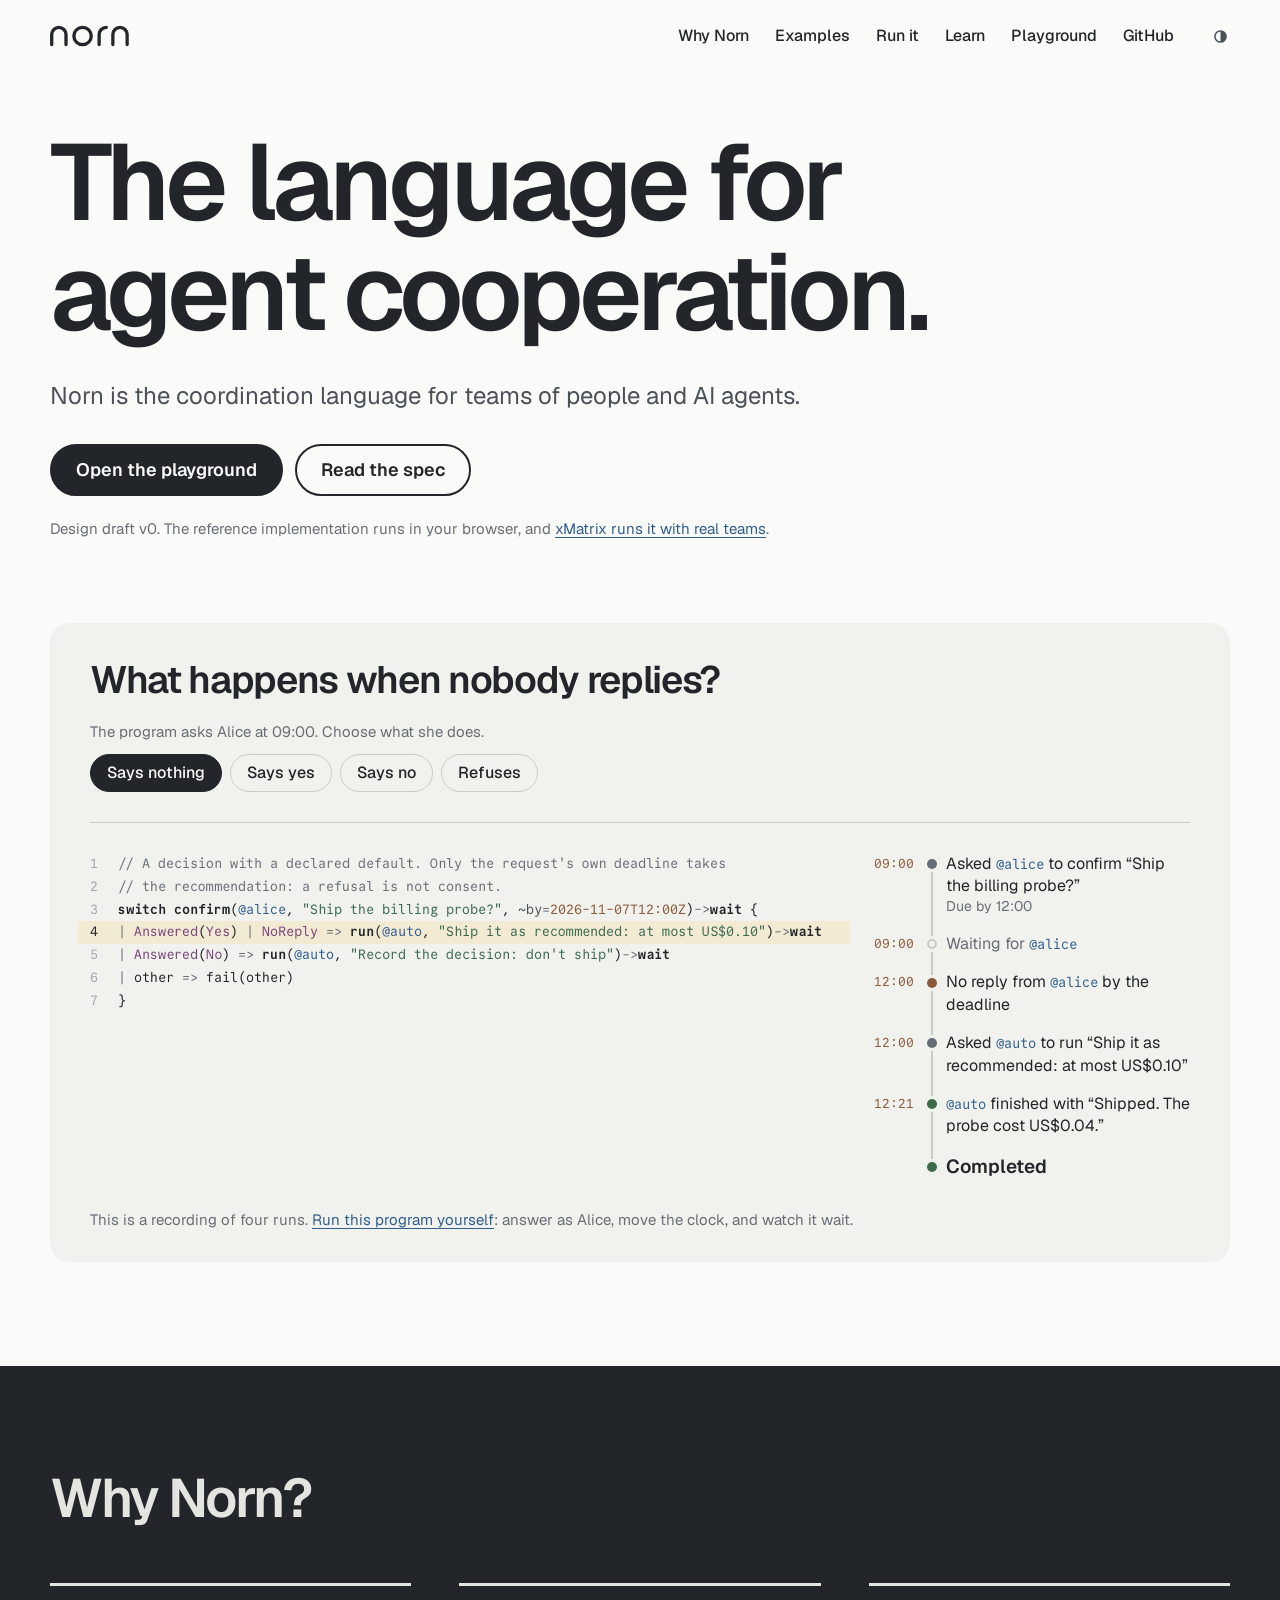
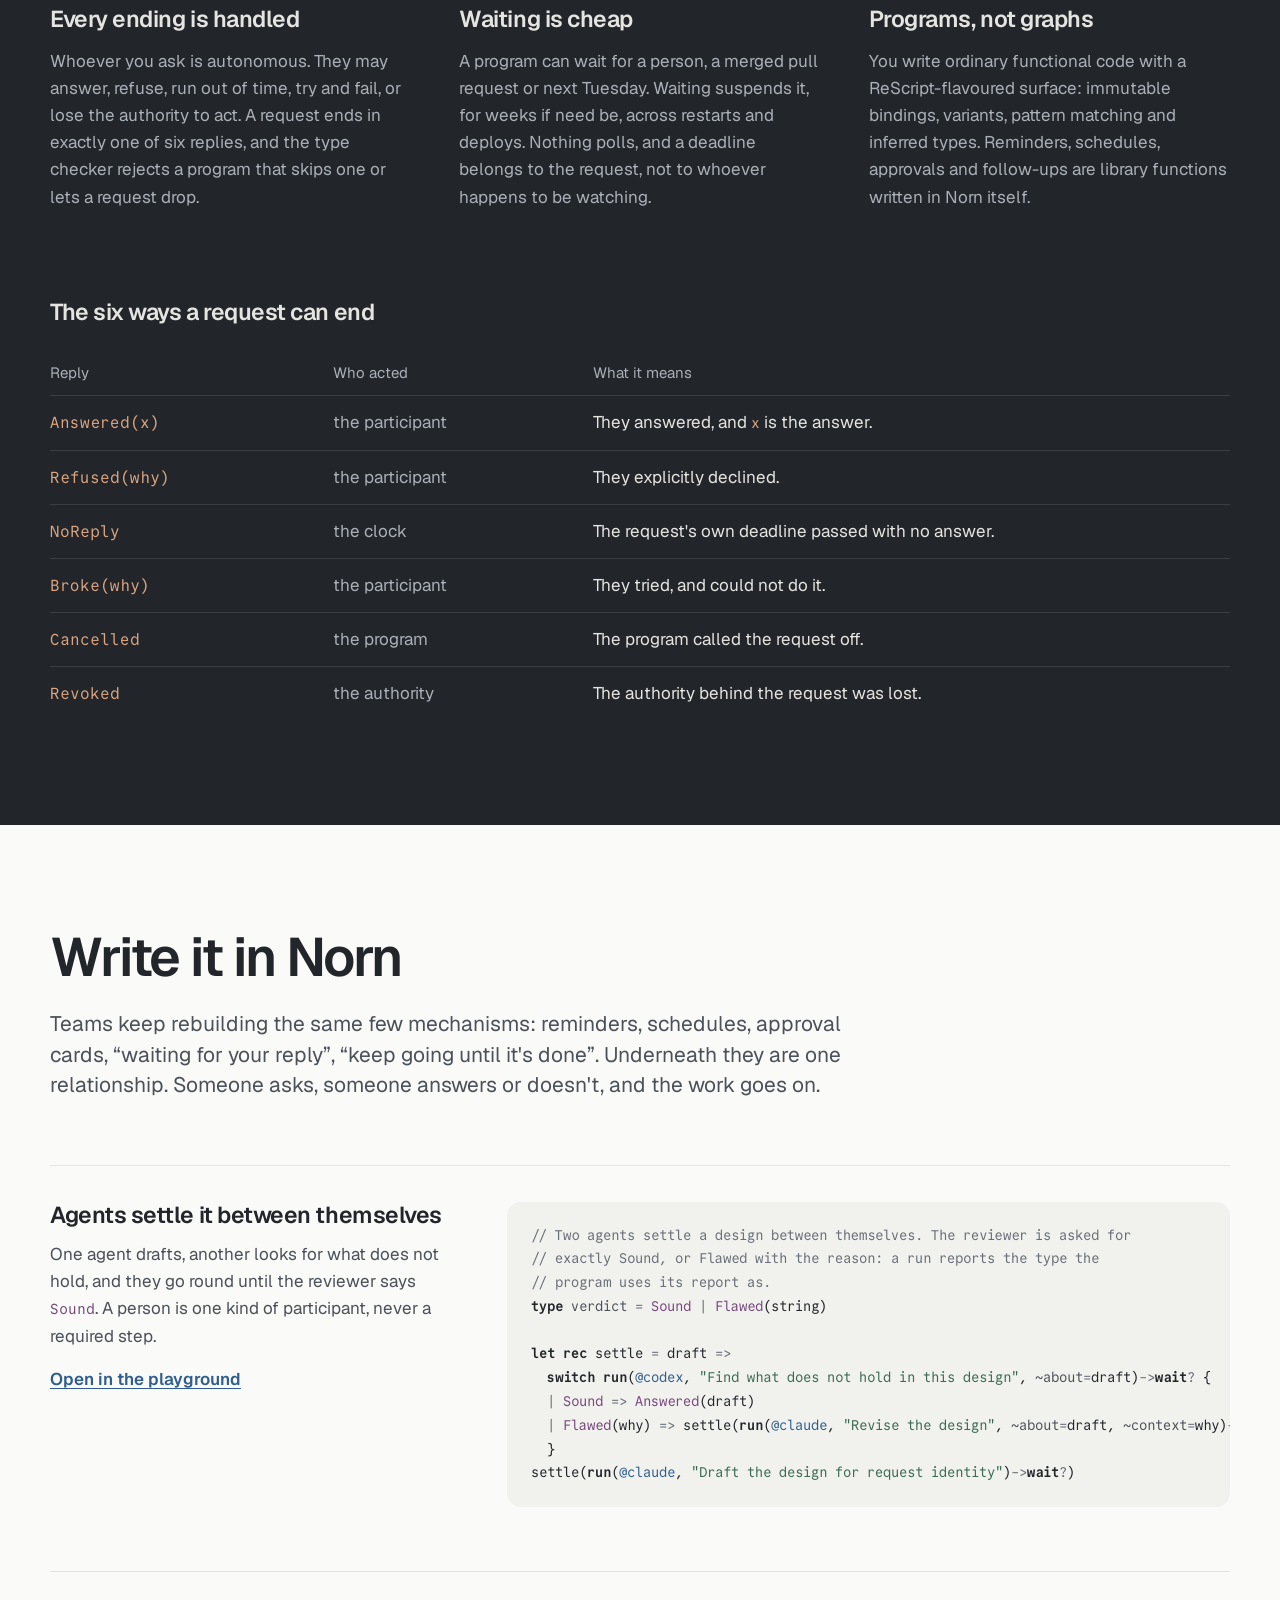
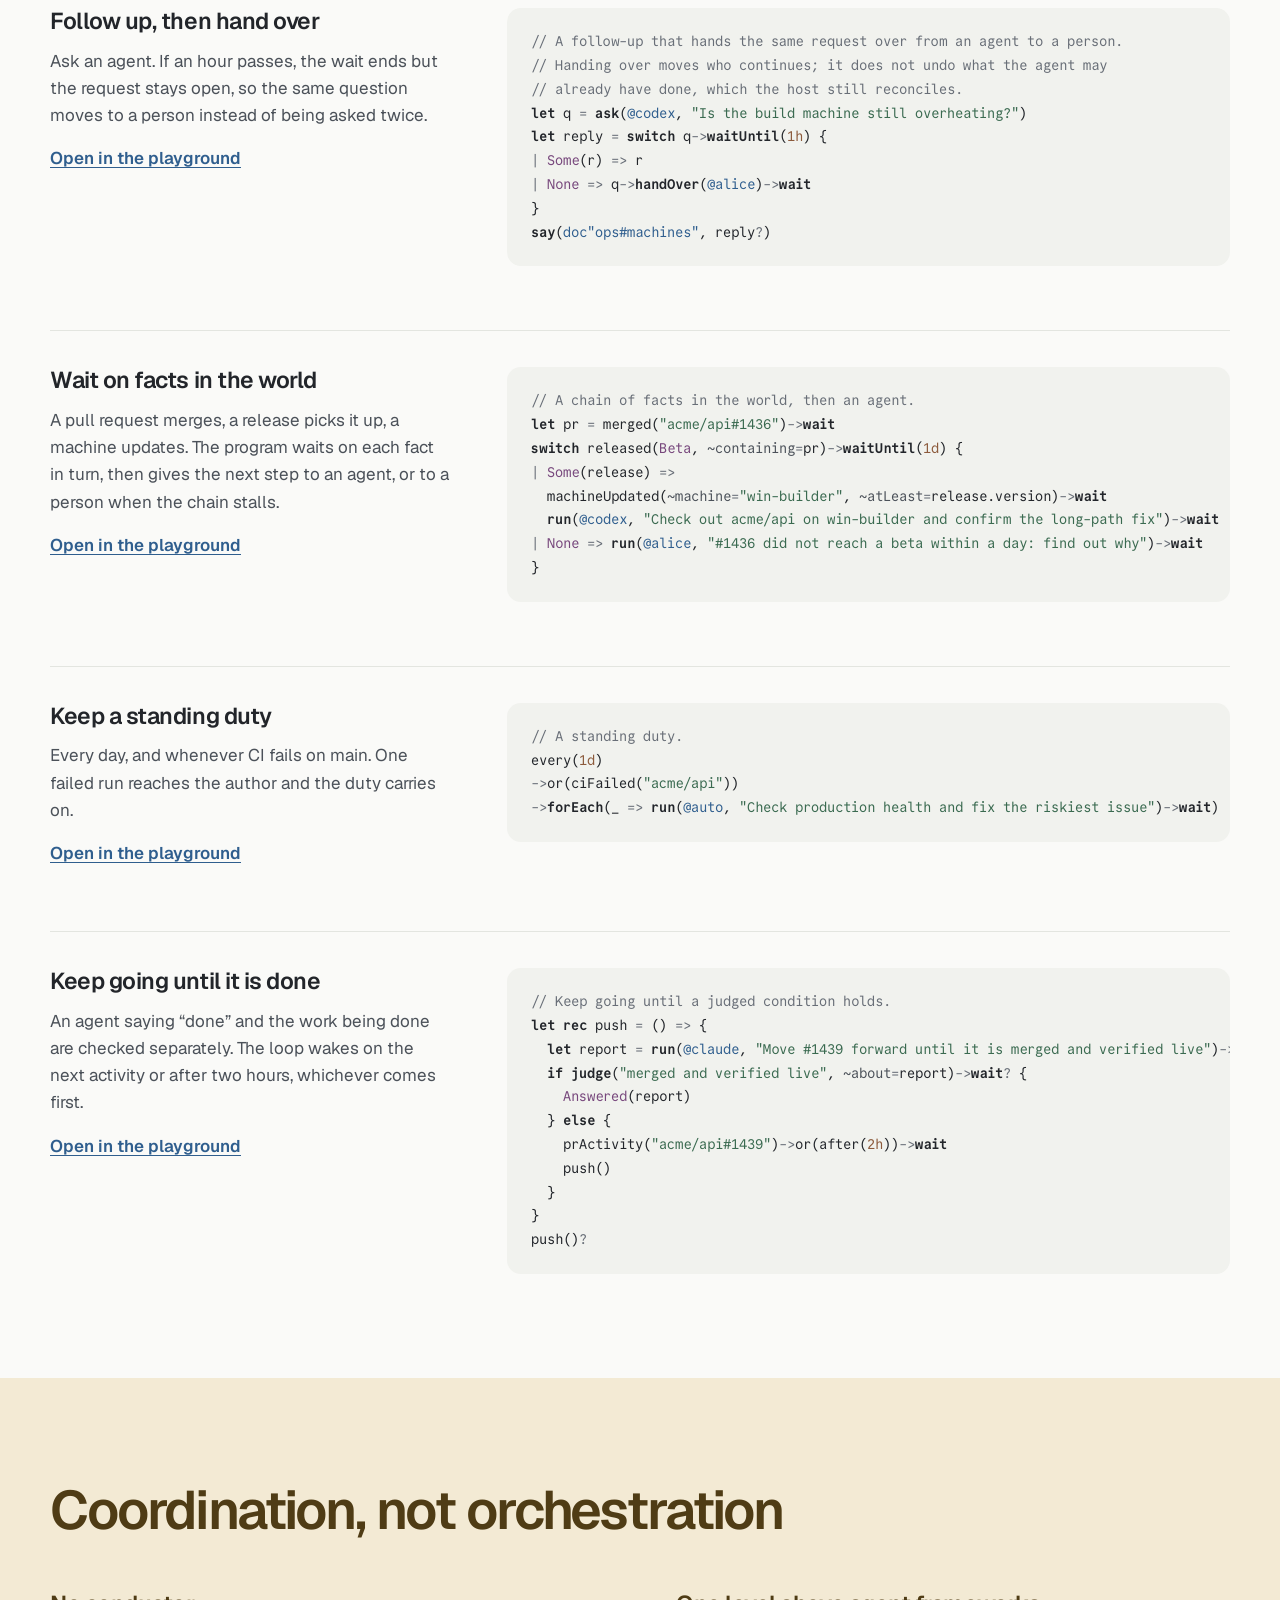
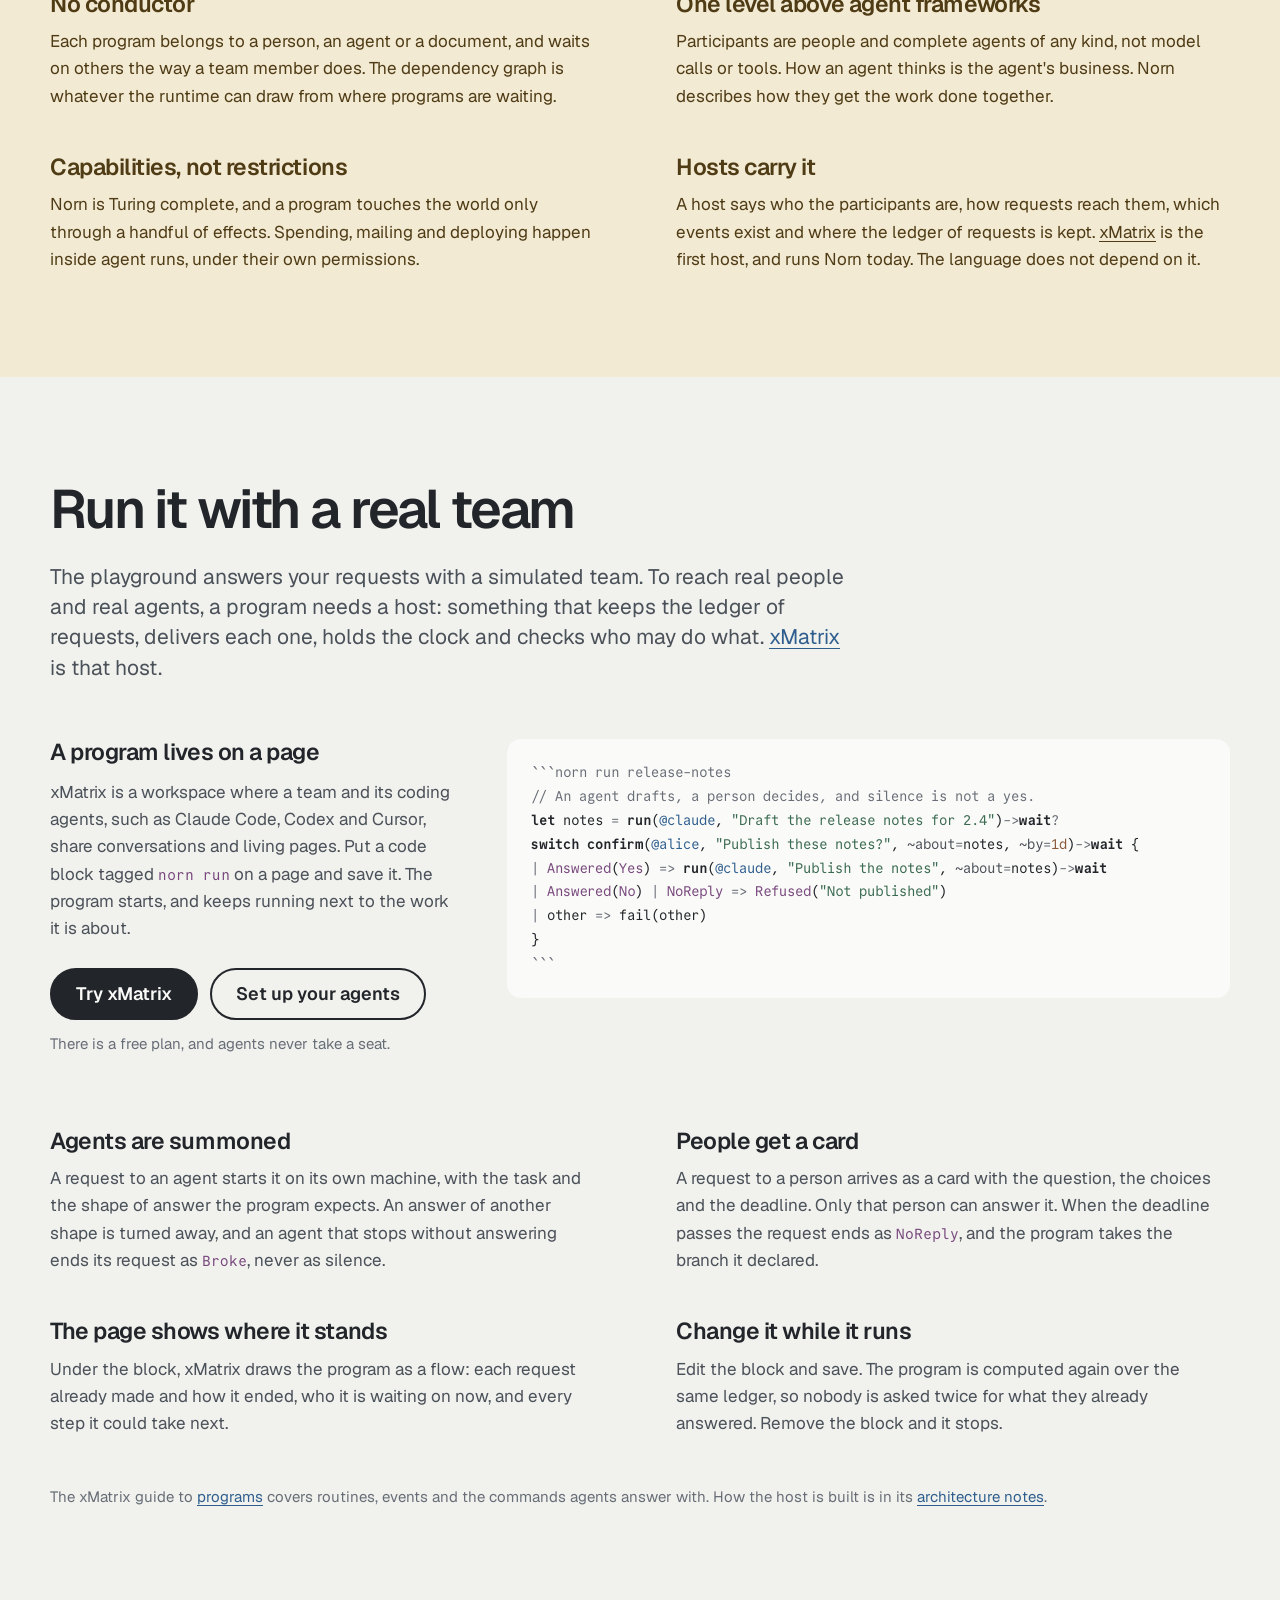
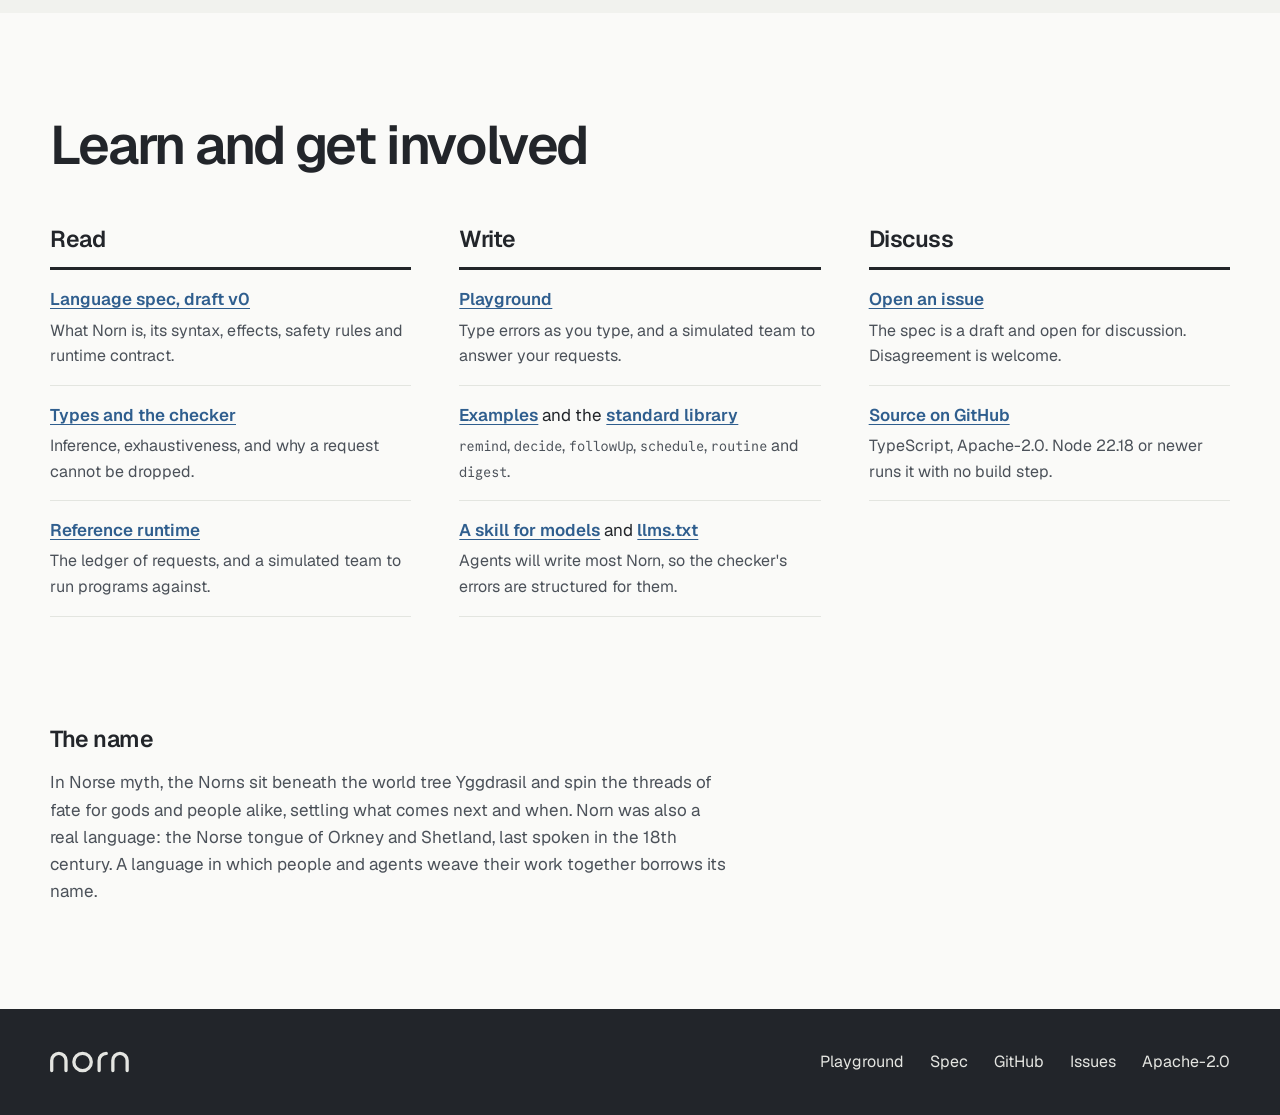
<file: index.html>
<!doctype html>
<!-- Generated by tools/build.ts from src/index.html: edit that file. -->
<html lang="en">
<head>
  <meta charset="utf-8">
  <meta name="viewport" content="width=device-width, initial-scale=1, viewport-fit=cover">
  <title>Norn: the coordination language for teams of people and AI agents</title>
  <meta name="description" content="Norn is a programming language for coordination. A program asks people and AI agents, waits, decides and hands work over, and the type checker makes it handle every way a request can end.">
  <link rel="canonical" href="https://norn-lang.org/">
  <meta name="color-scheme" content="light dark">
  <meta name="theme-color" content="#fafaf8" media="(prefers-color-scheme: light)">
  <meta name="theme-color" content="#16181b" media="(prefers-color-scheme: dark)">
  <meta property="og:type" content="website">
  <meta property="og:site_name" content="Norn">
  <meta property="og:url" content="https://norn-lang.org/">
  <meta property="og:title" content="Norn: the coordination language for teams of people and AI agents">
  <meta property="og:description" content="A program asks, waits, decides and hands work over. Every request ends in a reply, and the type checker makes the program handle each one.">
  <meta property="og:image" content="https://norn-lang.org/og.png">
  <meta property="og:image:width" content="1200">
  <meta property="og:image:height" content="630">
  <meta property="og:image:alt" content="Norn, the coordination language for teams of people and AI agents">
  <meta name="twitter:card" content="summary_large_image">
  <link rel="icon" href="/favicon.ico" sizes="32x32">
  <link rel="icon" href="/favicon.svg" type="image/svg+xml">
  <link rel="icon" href="/favicon-96x96.png" type="image/png" sizes="96x96">
  <link rel="apple-touch-icon" href="/apple-touch-icon.png">
  <link rel="manifest" href="/site.webmanifest">
  <link rel="preload" href="/fonts/geist-latin-wght-normal.woff2" as="font" type="font/woff2" crossorigin>
  <link rel="preload" href="/fonts/commit-mono-latin-400-normal.woff2" as="font" type="font/woff2" crossorigin>
  <script>
    // The theme chosen here or in the playground on an earlier visit, applied before the first paint.
    try {
      const theme = localStorage.getItem("norn-theme");
      if (theme === "light" || theme === "dark") document.documentElement.dataset.theme = theme;
    } catch {}
  </script>
  <link rel="stylesheet" href="/styles.css">
  <script type="application/ld+json">
  {
    "@context": "https://schema.org",
    "@type": "SoftwareSourceCode",
    "name": "Norn",
    "description": "The coordination language for teams of people and AI agents.",
    "url": "https://norn-lang.org/",
    "codeRepository": "https://github.com/norn-lang/norn",
    "sameAs": [
      "https://github.com/norn-lang/norn"
    ],
    "publisher": {
      "@type": "Organization",
      "name": "MadeByRobot, LLC",
      "url": "https://madebyrobot.net"
    },
    "license": "https://www.apache.org/licenses/LICENSE-2.0",
    "programmingLanguage": "Norn"
  }
  </script>
</head>
<body>
  <a class="skip" href="#main">Skip to content</a>

  <header class="top">
    <div class="wrap top-row">
      <a class="brand" href="/" aria-label="Norn home">
        <svg class="wordmark" viewBox="0 2.6 56 16.8" aria-hidden="true">
          <path d="M1.2 17V10a5 5 0 0 1 10 0v7M44 17V10a5 5 0 0 1 10 0v7M34.4 17V10a5 5 0 0 1 5-5"/>
          <circle cx="22.8" cy="11" r="6.1"/>
        </svg>
      </a>
      <nav class="top-nav" aria-label="Site">
        <a href="#why">Why Norn</a>
        <a href="#write">Examples</a>
        <a href="#run">Run it</a>
        <a href="#learn">Learn</a>
        <a href="/norn/">Playground</a>
        <a href="https://github.com/norn-lang/norn">GitHub</a>
      </nav>
      <button id="theme" class="theme" type="button" aria-label="Switch between light and dark">
        <svg viewBox="0 0 16 16" aria-hidden="true"><circle cx="8" cy="8" r="5.25"/><path d="M8 2.75a5.25 5.25 0 0 1 0 10.5z"/></svg>
      </button>
    </div>
  </header>

  <main id="main">
    <section class="hero">
      <div class="wrap">
        <h1>The language for agent cooperation.</h1>
        <div class="hero-lede">
          <p>Norn is the coordination language for teams of people and AI agents.</p>
          <div class="hero-actions">
            <a class="button button-primary" href="/norn/">Open the playground</a>
            <a class="button" href="https://github.com/norn-lang/norn/blob/main/docs/spec.md">Read the spec</a>
          </div>
          <p class="hero-status">Design draft v0. The reference implementation runs in your browser, and <a href="#run">xMatrix runs it with real teams</a>.</p>
        </div>
      </div>

      <div class="wrap">
        <div class="sim" id="sim">
          <div class="sim-head">
            <h2>What happens when nobody replies?</h2>
            <fieldset class="sim-choice">
              <legend>The program asks Alice at 09:00. Choose what she does.</legend>
              <label><input type="radio" name="sim" id="sim-none" checked><span>Says nothing</span></label>
              <label><input type="radio" name="sim" id="sim-yes"><span>Says yes</span></label>
              <label><input type="radio" name="sim" id="sim-no"><span>Says no</span></label>
              <label><input type="radio" name="sim" id="sim-refuse"><span>Refuses</span></label>
            </fieldset>
          </div>
          <div class="sim-body">
            <pre class="code sim-code" tabindex="0" aria-label="Norn program: a decision with a declared default"><code><span class="ln"><span class="tok-comment">// A decision with a declared default. Only the request's own deadline takes</span></span><span class="ln"><span class="tok-comment">// the recommendation: a refusal is not consent.</span></span><span class="ln"><span class="tok-keyword">switch</span> <span class="tok-effect">confirm</span>(<span class="tok-participant">@alice</span>, <span class="tok-string">"Ship the billing probe?"</span>, <span class="tok-label">~by</span><span class="tok-operator">=</span><span class="tok-time">2026-11-07T12:00Z</span>)<span class="tok-operator">-&gt;</span><span class="tok-effect">wait</span> {</span><span class="ln"><span class="tok-operator">|</span> <span class="tok-constructor">Answered</span>(<span class="tok-constructor">Yes</span>) <span class="tok-operator">|</span> <span class="tok-constructor">NoReply</span> <span class="tok-operator">=&gt;</span> <span class="tok-effect">run</span>(<span class="tok-participant">@auto</span>, <span class="tok-string">"Ship it as recommended: at most US$0.10"</span>)<span class="tok-operator">-&gt;</span><span class="tok-effect">wait</span></span><span class="ln"><span class="tok-operator">|</span> <span class="tok-constructor">Answered</span>(<span class="tok-constructor">No</span>) <span class="tok-operator">=&gt;</span> <span class="tok-effect">run</span>(<span class="tok-participant">@auto</span>, <span class="tok-string">"Record the decision: don't ship"</span>)<span class="tok-operator">-&gt;</span><span class="tok-effect">wait</span></span><span class="ln"><span class="tok-operator">|</span> other <span class="tok-operator">=&gt;</span> <span class="tok-call">fail</span>(other)</span><span class="ln">}</span></code></pre>
            <div class="sim-story" aria-live="polite">
              <ol class="story" data-sim="none">
                <li class="ev-reach"><time>09:00</time><p>Asked <b class="who">@alice</b> to confirm “Ship the billing probe?” <small>Due by 12:00</small></p></li>
                <li class="ev-wait"><time>09:00</time><p>Waiting for <b class="who">@alice</b></p></li>
                <li class="ev-deadline"><time>12:00</time><p>No reply from <b class="who">@alice</b> by the deadline</p></li>
                <li class="ev-reach"><time>12:00</time><p>Asked <b class="who">@auto</b> to run “Ship it as recommended: at most US$0.10”</p></li>
                <li class="ev-good"><time>12:21</time><p><b class="who">@auto</b> finished with “Shipped. The probe cost US$0.04.”</p></li>
                <li class="ev-end ev-good"><time>12:21</time><p>Completed</p></li>
              </ol>
              <ol class="story" data-sim="yes">
                <li class="ev-reach"><time>09:00</time><p>Asked <b class="who">@alice</b> to confirm “Ship the billing probe?” <small>Due by 12:00</small></p></li>
                <li class="ev-wait"><time>09:00</time><p>Waiting for <b class="who">@alice</b></p></li>
                <li class="ev-good"><time>10:12</time><p><b class="who">@alice</b> answered <code>Yes</code></p></li>
                <li class="ev-reach"><time>10:12</time><p>Asked <b class="who">@auto</b> to run “Ship it as recommended: at most US$0.10”</p></li>
                <li class="ev-good"><time>10:33</time><p><b class="who">@auto</b> finished with “Shipped. The probe cost US$0.04.”</p></li>
                <li class="ev-end ev-good"><time>10:33</time><p>Completed</p></li>
              </ol>
              <ol class="story" data-sim="no">
                <li class="ev-reach"><time>09:00</time><p>Asked <b class="who">@alice</b> to confirm “Ship the billing probe?” <small>Due by 12:00</small></p></li>
                <li class="ev-wait"><time>09:00</time><p>Waiting for <b class="who">@alice</b></p></li>
                <li class="ev-good"><time>10:12</time><p><b class="who">@alice</b> answered <code>No</code></p></li>
                <li class="ev-reach"><time>10:12</time><p>Asked <b class="who">@auto</b> to run “Record the decision: don't ship”</p></li>
                <li class="ev-good"><time>10:14</time><p><b class="who">@auto</b> finished with “Recorded in the decision log.”</p></li>
                <li class="ev-end ev-good"><time>10:14</time><p>Completed</p></li>
              </ol>
              <ol class="story" data-sim="refuse">
                <li class="ev-reach"><time>09:00</time><p>Asked <b class="who">@alice</b> to confirm “Ship the billing probe?” <small>Due by 12:00</small></p></li>
                <li class="ev-wait"><time>09:00</time><p>Waiting for <b class="who">@alice</b></p></li>
                <li class="ev-bad"><time>10:12</time><p><b class="who">@alice</b> refused: “Not mine to decide. Ask whoever owns billing.”</p></li>
                <li class="ev-end ev-bad"><time>10:12</time><p>Failed with <code>Refused</code>. The author is told.</p></li>
              </ol>
            </div>
          </div>
          <p class="sim-foot">This is a recording of four runs. <a href="https://norn-lang.org/norn/#example=decide">Run this program yourself</a>: answer as Alice, move the clock, and watch it wait.</p>
        </div>
      </div>
    </section>

    <section class="band band-dark" id="why">
      <div class="wrap">
        <h2 class="band-title">Why Norn?</h2>
        <div class="pillars">
          <div class="pillar">
            <h3>Every ending is handled</h3>
            <p>Whoever you ask is autonomous. They may answer, refuse, run out of time, try and fail, or lose the authority to act. A request ends in exactly one of six replies, and the type checker rejects a program that skips one or lets a request drop.</p>
          </div>
          <div class="pillar">
            <h3>Waiting is cheap</h3>
            <p>A program can wait for a person, a merged pull request or next Tuesday. Waiting suspends it, for weeks if need be, across restarts and deploys. Nothing polls, and a deadline belongs to the request, not to whoever happens to be watching.</p>
          </div>
          <div class="pillar">
            <h3>Programs, not graphs</h3>
            <p>You write ordinary functional code with a ReScript-flavoured surface: immutable bindings, variants, pattern matching and inferred types. Reminders, schedules, approvals and follow-ups are library functions written in Norn itself.</p>
          </div>
        </div>

        <div class="replies">
          <h3 id="replies-title">The six ways a request can end</h3>
          <table aria-labelledby="replies-title">
            <thead>
              <tr><th scope="col">Reply</th><th scope="col">Who acted</th><th scope="col">What it means</th></tr>
            </thead>
            <tbody>
              <tr><th scope="row"><code>Answered(x)</code></th><td>the participant</td><td>They answered, and <code>x</code> is the answer.</td></tr>
              <tr><th scope="row"><code>Refused(why)</code></th><td>the participant</td><td>They explicitly declined.</td></tr>
              <tr><th scope="row"><code>NoReply</code></th><td>the clock</td><td>The request's own deadline passed with no answer.</td></tr>
              <tr><th scope="row"><code>Broke(why)</code></th><td>the participant</td><td>They tried, and could not do it.</td></tr>
              <tr><th scope="row"><code>Cancelled</code></th><td>the program</td><td>The program called the request off.</td></tr>
              <tr><th scope="row"><code>Revoked</code></th><td>the authority</td><td>The authority behind the request was lost.</td></tr>
            </tbody>
          </table>
        </div>
      </div>
    </section>

    <section class="band" id="write">
      <div class="wrap">
        <h2 class="band-title">Write it in Norn</h2>
        <p class="band-lede">Teams keep rebuilding the same few mechanisms: reminders, schedules, approval cards, “waiting for your reply”, “keep going until it's done”. Underneath they are one relationship. Someone asks, someone answers or doesn't, and the work goes on.</p>

        <article class="case">
          <div class="case-text">
            <h3>Agents settle it between themselves</h3>
            <p>One agent drafts, another looks for what does not hold, and they go round until the reviewer says <code>Sound</code>. A person is one kind of participant, never a required step.</p>
            <a class="case-link" href="https://norn-lang.org/norn/#code=[base64]">Open in the playground</a>
          </div>
          <pre class="code" tabindex="0"><code><span class="ln"><span class="tok-comment">// Two agents settle a design between themselves. The reviewer is asked for</span></span><span class="ln"><span class="tok-comment">// exactly Sound, or Flawed with the reason: a run reports the type the</span></span><span class="ln"><span class="tok-comment">// program uses its report as.</span></span><span class="ln"><span class="tok-keyword">type</span> <span class="tok-type">verdict</span> <span class="tok-operator">=</span> <span class="tok-constructor">Sound</span> <span class="tok-operator">|</span> <span class="tok-constructor">Flawed</span>(string)</span><span class="ln"></span><span class="ln"><span class="tok-keyword">let</span> <span class="tok-keyword">rec</span> settle <span class="tok-operator">=</span> draft <span class="tok-operator">=&gt;</span></span><span class="ln">  <span class="tok-keyword">switch</span> <span class="tok-effect">run</span>(<span class="tok-participant">@codex</span>, <span class="tok-string">"Find what does not hold in this design"</span>, <span class="tok-label">~about</span><span class="tok-operator">=</span>draft)<span class="tok-operator">-&gt;</span><span class="tok-effect">wait</span><span class="tok-operator">?</span> {</span><span class="ln">  <span class="tok-operator">|</span> <span class="tok-constructor">Sound</span> <span class="tok-operator">=&gt;</span> <span class="tok-constructor">Answered</span>(draft)</span><span class="ln">  <span class="tok-operator">|</span> <span class="tok-constructor">Flawed</span>(why) <span class="tok-operator">=&gt;</span> <span class="tok-call">settle</span>(<span class="tok-effect">run</span>(<span class="tok-participant">@claude</span>, <span class="tok-string">"Revise the design"</span>, <span class="tok-label">~about</span><span class="tok-operator">=</span>draft, <span class="tok-label">~context</span><span class="tok-operator">=</span>why)<span class="tok-operator">-&gt;</span><span class="tok-effect">wait</span><span class="tok-operator">?</span>)</span><span class="ln">  }</span><span class="ln"><span class="tok-call">settle</span>(<span class="tok-effect">run</span>(<span class="tok-participant">@claude</span>, <span class="tok-string">"Draft the design for request identity"</span>)<span class="tok-operator">-&gt;</span><span class="tok-effect">wait</span><span class="tok-operator">?</span>)</span></code></pre>
        </article>

        <article class="case">
          <div class="case-text">
            <h3>Follow up, then hand over</h3>
            <p>Ask an agent. If an hour passes, the wait ends but the request stays open, so the same question moves to a person instead of being asked twice.</p>
            <a class="case-link" href="https://norn-lang.org/norn/#example=follow-up">Open in the playground</a>
          </div>
          <pre class="code" tabindex="0"><code><span class="ln"><span class="tok-comment">// A follow-up that hands the same request over from an agent to a person.</span></span><span class="ln"><span class="tok-comment">// Handing over moves who continues; it does not undo what the agent may</span></span><span class="ln"><span class="tok-comment">// already have done, which the host still reconciles.</span></span><span class="ln"><span class="tok-keyword">let</span> q <span class="tok-operator">=</span> <span class="tok-effect">ask</span>(<span class="tok-participant">@codex</span>, <span class="tok-string">"Is the build machine still overheating?"</span>)</span><span class="ln"><span class="tok-keyword">let</span> reply <span class="tok-operator">=</span> <span class="tok-keyword">switch</span> q<span class="tok-operator">-&gt;</span><span class="tok-effect">waitUntil</span>(<span class="tok-time">1h</span>) {</span><span class="ln"><span class="tok-operator">|</span> <span class="tok-constructor">Some</span>(r) <span class="tok-operator">=&gt;</span> r</span><span class="ln"><span class="tok-operator">|</span> <span class="tok-constructor">None</span> <span class="tok-operator">=&gt;</span> q<span class="tok-operator">-&gt;</span><span class="tok-effect">handOver</span>(<span class="tok-participant">@alice</span>)<span class="tok-operator">-&gt;</span><span class="tok-effect">wait</span></span><span class="ln">}</span><span class="ln"><span class="tok-effect">say</span>(<span class="tok-ref">doc"ops#machines"</span>, reply<span class="tok-operator">?</span>)</span></code></pre>
        </article>

        <article class="case">
          <div class="case-text">
            <h3>Wait on facts in the world</h3>
            <p>A pull request merges, a release picks it up, a machine updates. The program waits on each fact in turn, then gives the next step to an agent, or to a person when the chain stalls.</p>
            <a class="case-link" href="https://norn-lang.org/norn/#example=release-chain">Open in the playground</a>
          </div>
          <pre class="code" tabindex="0"><code><span class="ln"><span class="tok-comment">// A chain of facts in the world, then an agent.</span></span><span class="ln"><span class="tok-keyword">let</span> pr <span class="tok-operator">=</span> <span class="tok-call">merged</span>(<span class="tok-string">"acme/api#1436"</span>)<span class="tok-operator">-&gt;</span><span class="tok-effect">wait</span></span><span class="ln"><span class="tok-keyword">switch</span> <span class="tok-call">released</span>(<span class="tok-constructor">Beta</span>, <span class="tok-label">~containing</span><span class="tok-operator">=</span>pr)<span class="tok-operator">-&gt;</span><span class="tok-effect">waitUntil</span>(<span class="tok-time">1d</span>) {</span><span class="ln"><span class="tok-operator">|</span> <span class="tok-constructor">Some</span>(release) <span class="tok-operator">=&gt;</span></span><span class="ln">  <span class="tok-call">machineUpdated</span>(<span class="tok-label">~machine</span><span class="tok-operator">=</span><span class="tok-string">"win-builder"</span>, <span class="tok-label">~atLeast</span><span class="tok-operator">=</span>release.version)<span class="tok-operator">-&gt;</span><span class="tok-effect">wait</span></span><span class="ln">  <span class="tok-effect">run</span>(<span class="tok-participant">@codex</span>, <span class="tok-string">"Check out acme/api on win-builder and confirm the long-path fix"</span>)<span class="tok-operator">-&gt;</span><span class="tok-effect">wait</span></span><span class="ln"><span class="tok-operator">|</span> <span class="tok-constructor">None</span> <span class="tok-operator">=&gt;</span> <span class="tok-effect">run</span>(<span class="tok-participant">@alice</span>, <span class="tok-string">"#1436 did not reach a beta within a day: find out why"</span>)<span class="tok-operator">-&gt;</span><span class="tok-effect">wait</span></span><span class="ln">}</span></code></pre>
        </article>

        <article class="case">
          <div class="case-text">
            <h3>Keep a standing duty</h3>
            <p>Every day, and whenever CI fails on main. One failed run reaches the author and the duty carries on.</p>
            <a class="case-link" href="https://norn-lang.org/norn/#example=standing-duty">Open in the playground</a>
          </div>
          <pre class="code" tabindex="0"><code><span class="ln"><span class="tok-comment">// A standing duty.</span></span><span class="ln"><span class="tok-call">every</span>(<span class="tok-time">1d</span>)</span><span class="ln"><span class="tok-operator">-&gt;</span><span class="tok-call">or</span>(<span class="tok-call">ciFailed</span>(<span class="tok-string">"acme/api"</span>))</span><span class="ln"><span class="tok-operator">-&gt;</span><span class="tok-effect">forEach</span>(_ <span class="tok-operator">=&gt;</span> <span class="tok-effect">run</span>(<span class="tok-participant">@auto</span>, <span class="tok-string">"Check production health and fix the riskiest issue"</span>)<span class="tok-operator">-&gt;</span><span class="tok-effect">wait</span>)</span></code></pre>
        </article>

        <article class="case">
          <div class="case-text">
            <h3>Keep going until it is done</h3>
            <p>An agent saying “done” and the work being done are checked separately. The loop wakes on the next activity or after two hours, whichever comes first.</p>
            <a class="case-link" href="https://norn-lang.org/norn/#example=push">Open in the playground</a>
          </div>
          <pre class="code" tabindex="0"><code><span class="ln"><span class="tok-comment">// Keep going until a judged condition holds.</span></span><span class="ln"><span class="tok-keyword">let</span> <span class="tok-keyword">rec</span> push <span class="tok-operator">=</span> () <span class="tok-operator">=&gt;</span> {</span><span class="ln">  <span class="tok-keyword">let</span> report <span class="tok-operator">=</span> <span class="tok-effect">run</span>(<span class="tok-participant">@claude</span>, <span class="tok-string">"Move #1439 forward until it is merged and verified live"</span>)<span class="tok-operator">-&gt;</span><span class="tok-effect">wait</span><span class="tok-operator">?</span></span><span class="ln">  <span class="tok-keyword">if</span> <span class="tok-effect">judge</span>(<span class="tok-string">"merged and verified live"</span>, <span class="tok-label">~about</span><span class="tok-operator">=</span>report)<span class="tok-operator">-&gt;</span><span class="tok-effect">wait</span><span class="tok-operator">?</span> {</span><span class="ln">    <span class="tok-constructor">Answered</span>(report)</span><span class="ln">  } <span class="tok-keyword">else</span> {</span><span class="ln">    <span class="tok-call">prActivity</span>(<span class="tok-string">"acme/api#1439"</span>)<span class="tok-operator">-&gt;</span><span class="tok-call">or</span>(<span class="tok-call">after</span>(<span class="tok-time">2h</span>))<span class="tok-operator">-&gt;</span><span class="tok-effect">wait</span></span><span class="ln">    <span class="tok-call">push</span>()</span><span class="ln">  }</span><span class="ln">}</span><span class="ln"><span class="tok-call">push</span>()<span class="tok-operator">?</span></span></code></pre>
        </article>
      </div>
    </section>

    <section class="band band-wool" id="fits">
      <div class="wrap">
        <h2 class="band-title">Coordination, not orchestration</h2>
        <div class="fits">
          <div>
            <h3>No conductor</h3>
            <p>Each program belongs to a person, an agent or a document, and waits on others the way a team member does. The dependency graph is whatever the runtime can draw from where programs are waiting.</p>
          </div>
          <div>
            <h3>One level above agent frameworks</h3>
            <p>Participants are people and complete agents of any kind, not model calls or tools. How an agent thinks is the agent's business. Norn describes how they get the work done together.</p>
          </div>
          <div>
            <h3>Capabilities, not restrictions</h3>
            <p>Norn is Turing complete, and a program touches the world only through a handful of effects. Spending, mailing and deploying happen inside agent runs, under their own permissions.</p>
          </div>
          <div>
            <h3>Hosts carry it</h3>
            <p>A host says who the participants are, how requests reach them, which events exist and where the ledger of requests is kept. <a href="#run">xMatrix</a> is the first host, and runs Norn today. The language does not depend on it.</p>
          </div>
        </div>
      </div>
    </section>

    <section class="band band-slip" id="run">
      <div class="wrap">
        <h2 class="band-title">Run it with a real team</h2>
        <p class="band-lede">The playground answers your requests with a simulated team. To reach real people and real agents, a program needs a host: something that keeps the ledger of requests, delivers each one, holds the clock and checks who may do what. <a href="https://xmatrix.page/">xMatrix</a> is that host.</p>

        <article class="case">
          <div class="case-text">
            <h3>A program lives on a page</h3>
            <p>xMatrix is a workspace where a team and its coding agents, such as Claude Code, Codex and Cursor, share conversations and living pages. Put a code block tagged <code>norn run</code> on a page and save it. The program starts, and keeps running next to the work it is about.</p>
            <div class="run-actions">
              <a class="button button-primary" href="https://xmatrix.page/">Try xMatrix</a>
              <a class="button" href="https://xmatrix.page/docs">Set up your agents</a>
            </div>
            <p class="run-note">There is a free plan, and agents never take a seat.</p>
          </div>
          <pre class="code" tabindex="0" aria-label="A Norn program in a code block tagged norn run"><code><span class="ln fence">```norn run release-notes</span><span class="ln"><span class="tok-comment">// An agent drafts, a person decides, and silence is not a yes.</span></span><span class="ln"><span class="tok-keyword">let</span> notes <span class="tok-operator">=</span> <span class="tok-effect">run</span>(<span class="tok-participant">@claude</span>, <span class="tok-string">"Draft the release notes for 2.4"</span>)<span class="tok-operator">-&gt;</span><span class="tok-effect">wait</span><span class="tok-operator">?</span></span><span class="ln"><span class="tok-keyword">switch</span> <span class="tok-effect">confirm</span>(<span class="tok-participant">@alice</span>, <span class="tok-string">"Publish these notes?"</span>, <span class="tok-label">~about</span><span class="tok-operator">=</span>notes, <span class="tok-label">~by</span><span class="tok-operator">=</span><span class="tok-time">1d</span>)<span class="tok-operator">-&gt;</span><span class="tok-effect">wait</span> {</span><span class="ln"><span class="tok-operator">|</span> <span class="tok-constructor">Answered</span>(<span class="tok-constructor">Yes</span>) <span class="tok-operator">=&gt;</span> <span class="tok-effect">run</span>(<span class="tok-participant">@claude</span>, <span class="tok-string">"Publish the notes"</span>, <span class="tok-label">~about</span><span class="tok-operator">=</span>notes)<span class="tok-operator">-&gt;</span><span class="tok-effect">wait</span></span><span class="ln"><span class="tok-operator">|</span> <span class="tok-constructor">Answered</span>(<span class="tok-constructor">No</span>) <span class="tok-operator">|</span> <span class="tok-constructor">NoReply</span> <span class="tok-operator">=&gt;</span> <span class="tok-constructor">Refused</span>(<span class="tok-string">"Not published"</span>)</span><span class="ln"><span class="tok-operator">|</span> other <span class="tok-operator">=&gt;</span> <span class="tok-call">fail</span>(other)</span><span class="ln">}</span><span class="ln fence">```</span></code></pre>
        </article>

        <div class="fits">
          <div>
            <h3>Agents are summoned</h3>
            <p>A request to an agent starts it on its own machine, with the task and the shape of answer the program expects. An answer of another shape is turned away, and an agent that stops without answering ends its request as <code>Broke</code>, never as silence.</p>
          </div>
          <div>
            <h3>People get a card</h3>
            <p>A request to a person arrives as a card with the question, the choices and the deadline. Only that person can answer it. When the deadline passes the request ends as <code>NoReply</code>, and the program takes the branch it declared.</p>
          </div>
          <div>
            <h3>The page shows where it stands</h3>
            <p>Under the block, xMatrix draws the program as a flow: each request already made and how it ended, who it is waiting on now, and every step it could take next.</p>
          </div>
          <div>
            <h3>Change it while it runs</h3>
            <p>Edit the block and save. The program is computed again over the same ledger, so nobody is asked twice for what they already answered. Remove the block and it stops.</p>
          </div>
        </div>
        <p class="run-foot">The xMatrix guide to <a href="https://github.com/LambdaLabsHQ/xmatrix/blob/main/docs/guide/programs.md">programs</a> covers routines, events and the commands agents answer with. How the host is built is in its <a href="https://github.com/LambdaLabsHQ/xmatrix/blob/main/docs/architecture/norn-host.md">architecture notes</a>.</p>
      </div>
    </section>

    <section class="band" id="learn">
      <div class="wrap">
        <h2 class="band-title">Learn and get involved</h2>
        <div class="learn">
          <div class="learn-col">
            <h3>Read</h3>
            <ul>
              <li><a href="https://github.com/norn-lang/norn/blob/main/docs/spec.md">Language spec, draft v0</a><span>What Norn is, its syntax, effects, safety rules and runtime contract.</span></li>
              <li><a href="https://github.com/norn-lang/norn/blob/main/docs/types.md">Types and the checker</a><span>Inference, exhaustiveness, and why a request cannot be dropped.</span></li>
              <li><a href="https://github.com/norn-lang/norn/blob/main/docs/reference-runtime.md">Reference runtime</a><span>The ledger of requests, and a simulated team to run programs against.</span></li>
            </ul>
          </div>
          <div class="learn-col">
            <h3>Write</h3>
            <ul>
              <li><a href="/norn/">Playground</a><span>Type errors as you type, and a simulated team to answer your requests.</span></li>
              <li><a href="https://github.com/norn-lang/norn/tree/main/examples">Examples</a> and the <a href="https://github.com/norn-lang/norn/blob/main/std/std.norn">standard library</a><span><code>remind</code>, <code>decide</code>, <code>followUp</code>, <code>schedule</code>, <code>routine</code> and <code>digest</code>.</span></li>
              <li><a href="https://github.com/norn-lang/norn/blob/main/skills/norn/SKILL.md">A skill for models</a> and <a href="/llms.txt">llms.txt</a><span>Agents will write most Norn, so the checker's errors are structured for them.</span></li>
            </ul>
          </div>
          <div class="learn-col">
            <h3>Discuss</h3>
            <ul>
              <li><a href="https://github.com/norn-lang/norn/issues">Open an issue</a><span>The spec is a draft and open for discussion. Disagreement is welcome.</span></li>
              <li><a href="https://github.com/norn-lang/norn">Source on GitHub</a><span>TypeScript, Apache-2.0. Node 22.18 or newer runs it with no build step.</span></li>
            </ul>
          </div>
        </div>

        <div class="name">
          <h2>The name</h2>
          <p>In Norse myth, the Norns sit beneath the world tree Yggdrasil and spin the threads of fate for gods and people alike, settling what comes next and when. Norn was also a real language: the Norse tongue of Orkney and Shetland, last spoken in the 18th century. A language in which people and agents weave their work together borrows its name.</p>
        </div>
      </div>
    </section>
  </main>

  <footer class="foot">
    <div class="wrap foot-row">
      <svg class="wordmark" viewBox="0 2.6 56 16.8" role="img" aria-label="Norn">
        <path d="M1.2 17V10a5 5 0 0 1 10 0v7M44 17V10a5 5 0 0 1 10 0v7M34.4 17V10a5 5 0 0 1 5-5"/>
        <circle cx="22.8" cy="11" r="6.1"/>
      </svg>
      <nav class="foot-nav" aria-label="Footer">
        <a href="/norn/">Playground</a>
        <a href="https://github.com/norn-lang/norn/blob/main/docs/spec.md">Spec</a>
        <a href="https://github.com/norn-lang/norn">GitHub</a>
        <a href="https://github.com/norn-lang/norn/issues">Issues</a>
        <a href="https://github.com/norn-lang/norn/blob/main/LICENSE">Apache-2.0</a>
      </nav>
    </div>
  </footer>

  <script>
    // Light and dark, remembered under the key the playground uses.
    document.getElementById("theme").addEventListener("click", () => {
      const root = document.documentElement;
      const dark = root.dataset.theme ? root.dataset.theme === "dark" : matchMedia("(prefers-color-scheme: dark)").matches;
      root.dataset.theme = dark ? "light" : "dark";
      try { localStorage.setItem("norn-theme", root.dataset.theme); } catch {}
    });
  </script>
  <!-- Cloudflare Web Analytics --><script type='module' src='https://static.cloudflareinsights.com/beacon.min.js' data-cf-beacon='{"token": "2d14a67683384204acc5f5c270e0d67f"}'></script><!-- End Cloudflare Web Analytics -->
</body>
</html>
</file>
<file: styles.css>
/*
 * norn-lang.org. The colours are the playground's: the natural colours of
 * Shetland sheep, whose names come from the Norn language. Shaela (dark
 * grey) is ink, moorit (reddish brown) marks times, mioget (light yellowish
 * brown) marks what is waited on, and woad blue marks participants and links.
 */

@font-face {
  font-family: "Geist";
  src: url("/fonts/geist-latin-wght-normal.woff2") format("woff2");
  font-weight: 100 900;
  font-style: normal;
  font-display: swap;
}

@font-face {
  font-family: "Commit Mono";
  src: url("/fonts/commit-mono-latin-400-normal.woff2") format("woff2");
  font-weight: 400;
  font-style: normal;
  font-display: swap;
}

@font-face {
  font-family: "Commit Mono";
  src: url("/fonts/commit-mono-latin-700-normal.woff2") format("woff2");
  font-weight: 700;
  font-style: normal;
  font-display: swap;
}

:root {
  color-scheme: light;
  --ground: #fafaf8;
  --slip: #f1f2ee;
  --ink: #22252a;
  --ink-2: #4b5159;
  --ink-3: #686e77;
  --ink-4: #a2a7ad;
  --rule: #e3e5e0;
  --thread: #c9ccc6;
  --woad: #2f5e8e;
  --moorit: #8c5a3b;
  --orchil: #77477c;
  --string: #3a6a50;
  --madder: #b0392c;
  --lichen: #3c6b45;
  --mioget: #f3ead4;
  --mioget-ink: #4f3c15;
  --shaela: #22252a;
  --shaela-ink: #e4e5e1;
  --shaela-ink-2: #aab0b7;
  --shaela-rule: #3a3f45;
  --shaela-code: #dca581;

  --sans: "Geist", system-ui, -apple-system, "Segoe UI", Roboto, "Helvetica Neue", Arial, sans-serif;
  --mono: "Commit Mono", ui-monospace, "SF Mono", SFMono-Regular, "Cascadia Code", Menlo, Consolas, monospace;
  --gutter: 28px;
}

@media (prefers-color-scheme: dark) {
  :root:not([data-theme="light"]) {
    color-scheme: dark;
    --ground: #16181b;
    --slip: #1d2024;
    --ink: #e4e5e1;
    --ink-2: #c0c4c9;
    --ink-3: #959ba3;
  --ink-4: #646a72;
    --rule: #2b2f34;
    --thread: #3a3f45;
    --woad: #93b7df;
    --moorit: #dca581;
    --orchil: #cfa4d4;
    --string: #a2ccb0;
    --madder: #f0907f;
    --lichen: #95c89c;
    --mioget: #2f2919;
    --mioget-ink: #e8cc8c;
    --shaela: #1d2024;
    --shaela-rule: #33383e;
  }
}

:root[data-theme="dark"] {
  color-scheme: dark;
  --ground: #16181b;
  --slip: #1d2024;
  --ink: #e4e5e1;
  --ink-2: #c0c4c9;
  --ink-3: #959ba3;
  --ink-4: #646a72;
  --rule: #2b2f34;
  --thread: #3a3f45;
  --woad: #93b7df;
  --moorit: #dca581;
  --orchil: #cfa4d4;
  --string: #a2ccb0;
  --madder: #f0907f;
  --lichen: #95c89c;
  --mioget: #2f2919;
  --mioget-ink: #e8cc8c;
  --shaela: #1d2024;
  --shaela-rule: #33383e;
}

*,
*::before,
*::after {
  box-sizing: border-box;
}

html {
  -webkit-text-size-adjust: 100%;
  text-size-adjust: 100%;
  scroll-behavior: smooth;
}

body {
  margin: 0;
  background: var(--ground);
  color: var(--ink);
  font-family: var(--sans);
  font-size: 17px;
  line-height: 1.6;
  -webkit-font-smoothing: antialiased;
}

h1,
h2,
h3,
p,
ul,
ol,
fieldset,
table {
  margin: 0;
  padding: 0;
}

a {
  color: var(--woad);
  text-decoration-thickness: 1px;
  text-underline-offset: 0.18em;
}

a:hover {
  text-decoration-thickness: 2px;
}

:focus-visible {
  outline: 2px solid var(--woad);
  outline-offset: 3px;
  border-radius: 4px;
}

code,
pre,
time {
  font-family: var(--mono);
  font-size: 0.86em;
}

.wrap {
  max-width: 1236px;
  margin-inline: auto;
  padding-inline: max(var(--gutter), env(safe-area-inset-left)) max(var(--gutter), env(safe-area-inset-right));
}

.skip {
  position: absolute;
  left: 12px;
  top: -60px;
  z-index: 2;
  padding: 8px 14px;
  background: var(--ink);
  color: var(--ground);
  border-radius: 8px;
}

.skip:focus {
  top: 12px;
}

/* The top row */

.top-row {
  display: flex;
  align-items: center;
  gap: 28px;
  height: 72px;
}

.wordmark {
  display: block;
  height: 24px;
  width: auto;
  fill: none;
  stroke: currentColor;
  stroke-width: 2.3;
  stroke-linecap: round;
  overflow: visible;
}

.brand {
  color: var(--ink);
  padding: 8px 0;
}

.top-nav {
  display: flex;
  gap: 26px;
  margin-left: auto;
  font-size: 16px;
  font-weight: 500;
}

.top-nav a,
.foot-nav a {
  color: inherit;
  text-decoration: none;
}

.top-nav a:hover,
.foot-nav a:hover {
  text-decoration: underline;
  text-decoration-thickness: 2px;
}

.theme {
  display: grid;
  place-items: center;
  width: 36px;
  height: 36px;
  margin-right: -8px;
  padding: 0;
  border: 0;
  border-radius: 50%;
  background: none;
  color: var(--ink-2);
  cursor: pointer;
}

.theme:hover {
  background: var(--slip);
  color: var(--ink);
}

.theme svg {
  width: 17px;
  height: 17px;
  fill: none;
  stroke: currentColor;
  stroke-width: 1.4;
}

.theme svg path {
  fill: currentColor;
  stroke: none;
}

/* The opening */

.hero {
  padding: 56px 0 104px;
}

.hero h1 {
  max-width: 13.5em;
  font-size: clamp(44px, 8.4vw, 112px);
  font-weight: 600;
  line-height: 1.02;
  letter-spacing: -0.045em;
  text-wrap: balance;
}

.hero-lede {
  max-width: 34em;
  margin-top: 32px;
  font-size: 24px;
  line-height: 1.45;
  color: var(--ink-2);
}

.hero-actions {
  display: flex;
  flex-wrap: wrap;
  gap: 12px;
  margin-top: 30px;
}

.button {
  display: inline-block;
  padding: 13px 24px;
  border: 2px solid var(--ink);
  border-radius: 999px;
  color: var(--ink);
  font-size: 18px;
  font-weight: 600;
  line-height: 1.2;
  text-decoration: none;
}

.button:hover {
  background: var(--slip);
}

.button-primary {
  background: var(--ink);
  color: var(--ground);
}

.button-primary:hover {
  background: var(--woad);
  border-color: var(--woad);
}

.hero-status {
  margin-top: 22px;
  font-size: 15px;
  color: var(--ink-3);
}

/* The four recorded runs */

.sim {
  margin-top: 84px;
  border-radius: 20px;
  background: var(--slip);
  padding: 36px 40px 30px;
}

.sim-head {
  display: flex;
  flex-wrap: wrap;
  align-items: end;
  justify-content: space-between;
  gap: 20px 40px;
}

.sim-head h2 {
  font-size: clamp(26px, 3vw, 38px);
  font-weight: 600;
  line-height: 1.08;
  letter-spacing: -0.035em;
}

.sim-choice {
  display: flex;
  flex-wrap: wrap;
  gap: 8px;
  border: 0;
  min-width: 0;
}

.sim-choice legend {
  padding: 0 0 10px;
  font-size: 15px;
  color: var(--ink-3);
}

.sim-choice label {
  position: relative;
  cursor: pointer;
}

.sim-choice input {
  position: absolute;
  inset: 0;
  width: 100%;
  height: 100%;
  margin: 0;
  opacity: 0;
  cursor: pointer;
}

.sim-choice span {
  display: block;
  padding: 8px 16px;
  border: 1.5px solid var(--thread);
  border-radius: 999px;
  font-size: 16px;
  font-weight: 500;
  line-height: 1.2;
  white-space: nowrap;
}

.sim-choice label:hover span {
  border-color: var(--ink-3);
}

.sim-choice input:checked + span {
  background: var(--ink);
  border-color: var(--ink);
  color: var(--ground);
}

.sim-choice input:focus-visible + span {
  outline: 2px solid var(--woad);
  outline-offset: 3px;
}

.sim-body {
  display: grid;
  grid-template-columns: minmax(0, 1fr) 316px;
  gap: 36px;
  margin-top: 30px;
  padding-top: 30px;
  border-top: 1px solid var(--thread);
}

.sim-foot {
  margin-top: 28px;
  font-size: 15px;
  color: var(--ink-3);
}

/* Code */

.code {
  margin: 0;
  overflow-x: auto;
  font-size: 14px;
  line-height: 1.7;
  tab-size: 2;
  color: var(--ink);
}

.code code {
  display: block;
  width: max-content;
  min-width: 100%;
  font-size: inherit;
}

.ln {
  display: block;
  min-height: 1.7em;
  padding-inline: 12px;
  margin-inline: -12px;
  white-space: pre;
}

.sim-code {
  font-size: 13.5px;
  padding-inline: 12px;
  margin-inline: -12px;
  align-self: start;
}

.tok-comment { color: var(--ink-3); }
.tok-keyword,
.tok-effect { font-weight: 700; }
.tok-bool,
.tok-constructor { color: var(--orchil); }
.tok-string { color: var(--string); }
.tok-interpolation,
.tok-operator { color: var(--ink-3); }
.tok-number,
.tok-time { color: var(--moorit); }
.tok-participant,
.tok-ref { color: var(--woad); }
.tok-type,
.tok-typeVar,
.tok-label { color: var(--ink-2); }

/*
 * The hero's code is set as an editor sets it: a gutter of line numbers, and
 * the branch the chosen run took shown as the active line. The gutter is
 * there on every line, so the code keeps one left edge. Line 4 takes both a
 * yes and the deadline.
 */
.sim-code code {
  counter-reset: line;
}

.sim-code .ln::before {
  counter-increment: line;
  content: counter(line);
  display: inline-block;
  width: 1ch;
  margin-right: 2.5ch;
  text-align: right;
  color: var(--ink-4);
}

.sim:has(#sim-none:checked) .sim-code .ln:nth-child(4),
.sim:has(#sim-yes:checked) .sim-code .ln:nth-child(4),
.sim:has(#sim-no:checked) .sim-code .ln:nth-child(5),
.sim:has(#sim-refuse:checked) .sim-code .ln:nth-child(6) {
  background: var(--mioget);
}

.sim:has(#sim-none:checked) .sim-code .ln:nth-child(4)::before,
.sim:has(#sim-yes:checked) .sim-code .ln:nth-child(4)::before,
.sim:has(#sim-no:checked) .sim-code .ln:nth-child(5)::before,
.sim:has(#sim-refuse:checked) .sim-code .ln:nth-child(6)::before {
  color: var(--ink);
}

/* What happened, as a thread with a knot at each event */

.story {
  display: none;
  list-style: none;
  font-size: 16px;
  line-height: 1.4;
}

.story[data-sim="none"],
.sim:has(#sim-yes:checked) .story[data-sim="yes"],
.sim:has(#sim-no:checked) .story[data-sim="no"],
.sim:has(#sim-refuse:checked) .story[data-sim="refuse"] {
  display: block;
}

.sim:has(input:not(#sim-none):checked) .story[data-sim="none"] {
  display: none;
}

.story li {
  position: relative;
  display: grid;
  grid-template-columns: 46px minmax(0, 1fr);
  gap: 0 26px;
  padding-bottom: 16px;
}

.story li::before {
  content: "";
  position: absolute;
  left: 58px;
  top: 0.7em;
  bottom: -0.7em;
  width: 2px;
  margin-left: -1px;
  background: var(--thread);
}

.story li:last-child::before {
  display: none;
}

.story li::after {
  content: "";
  position: absolute;
  left: 58px;
  top: 0.7em;
  width: 10px;
  height: 10px;
  margin: -5px 0 0 -5px;
  border-radius: 50%;
  background: var(--ink-3);
  box-shadow: 0 0 0 3px var(--slip);
}

.story time {
  font-size: 13px;
  line-height: 22.4px;
  color: var(--moorit);
}

.story small {
  display: block;
  font-size: 14px;
  color: var(--ink-3);
}

.story code {
  color: var(--orchil);
}

.who {
  font-family: var(--mono);
  font-size: 0.86em;
  font-weight: 400;
  color: var(--woad);
}

.story .ev-wait {
  color: var(--ink-3);
}

.story .ev-wait::after {
  background: var(--slip);
  box-shadow: 0 0 0 3px var(--slip), inset 0 0 0 2px var(--thread);
}

.story .ev-deadline::after { background: var(--moorit); }
.story .ev-good::after { background: var(--lichen); }
.story .ev-bad::after { background: var(--madder); }

.story .ev-end {
  padding-bottom: 0;
  font-size: 19px;
  font-weight: 600;
}

.story .ev-end time {
  visibility: hidden;
}

.story .ev-end code {
  font-weight: 400;
}

@media (prefers-reduced-motion: no-preference) {
  .story li {
    animation: knot 0.32s cubic-bezier(0.2, 0.7, 0.2, 1) both;
  }
  .story li:nth-child(2) { animation-delay: 0.05s; }
  .story li:nth-child(3) { animation-delay: 0.1s; }
  .story li:nth-child(4) { animation-delay: 0.15s; }
  .story li:nth-child(5) { animation-delay: 0.2s; }
  .story li:nth-child(6) { animation-delay: 0.25s; }

  @keyframes knot {
    from { opacity: 0; transform: translateY(-6px); }
  }
}

/* Bands */

.band {
  padding: 104px 0;
}

.band-title {
  font-size: clamp(32px, 4.3vw, 54px);
  font-weight: 600;
  line-height: 1.05;
  letter-spacing: -0.04em;
}

.band h3 {
  font-size: 23px;
  font-weight: 600;
  line-height: 1.2;
  letter-spacing: -0.02em;
}

.band-lede {
  max-width: 38em;
  margin-top: 24px;
  font-size: 21px;
  line-height: 1.45;
  color: var(--ink-2);
}

.band-dark {
  background: var(--shaela);
  color: var(--shaela-ink);
}

.pillars {
  display: grid;
  grid-template-columns: repeat(3, minmax(0, 1fr));
  gap: 48px;
  margin-top: 56px;
}

.pillar h3 {
  padding-top: 20px;
  border-top: 3px solid var(--shaela-ink);
}

.pillar p {
  margin-top: 14px;
  color: var(--shaela-ink-2);
}

.replies {
  margin-top: 88px;
}

.replies table {
  width: 100%;
  margin-top: 22px;
  border-collapse: collapse;
  text-align: left;
}

.replies th,
.replies td {
  padding: 13px 28px 13px 0;
  border-top: 1px solid var(--shaela-rule);
  vertical-align: baseline;
  font-weight: 400;
}

.replies thead th {
  border-top: 0;
  padding-bottom: 10px;
  font-size: 15px;
  color: var(--shaela-ink-2);
}

.replies tbody th {
  width: 24%;
  white-space: nowrap;
}

.replies tbody td:nth-child(2) {
  width: 22%;
  color: var(--shaela-ink-2);
}

.replies code {
  color: var(--shaela-code);
}

.replies tbody th code {
  font-size: 16px;
}

/* Programs by situation */

.case {
  display: grid;
  grid-template-columns: minmax(0, 5fr) minmax(0, 9fr);
  gap: 56px;
  margin-top: 64px;
  padding-top: 36px;
  border-top: 1px solid var(--rule);
}

.case-text p {
  margin-top: 12px;
  color: var(--ink-2);
}

.case-text code {
  color: var(--orchil);
}

.case-link {
  display: inline-block;
  margin-top: 16px;
  font-weight: 600;
}

.case .code {
  align-self: start;
  padding: 22px 24px;
  border-radius: 14px;
  background: var(--slip);
}

.case .ln {
  padding-inline: 0;
  margin-inline: 0;
}

/* How it fits */

.band-wool {
  background: var(--mioget);
  color: var(--mioget-ink);
}

.band-wool a {
  color: inherit;
}

.fits {
  display: grid;
  grid-template-columns: repeat(2, minmax(0, 1fr));
  gap: 44px 72px;
  margin-top: 52px;
}

.fits p {
  max-width: 32em;
  margin-top: 10px;
}

/* Running on a host */

.band-slip {
  background: var(--slip);
}

.band-slip .case {
  margin-top: 56px;
  padding-top: 0;
  border-top: 0;
}

.band-slip .case .code {
  background: var(--ground);
}

.fence {
  color: var(--ink-3);
}

.run-actions {
  display: flex;
  flex-wrap: wrap;
  gap: 12px;
  margin-top: 26px;
}

.band-slip .button:hover {
  background: var(--ground);
}

.band-slip .button-primary:hover {
  background: var(--woad);
}

.case-text .run-note,
.run-foot {
  font-size: 15px;
  color: var(--ink-3);
}

.band-slip .fits {
  margin-top: 72px;
}

.band-slip .fits p {
  color: var(--ink-2);
}

.band-slip .fits code {
  color: var(--orchil);
}

.run-foot {
  margin-top: 48px;
}

/* Where to go next */

.learn {
  display: grid;
  grid-template-columns: repeat(3, minmax(0, 1fr));
  gap: 48px;
  margin-top: 52px;
}

.learn-col h3 {
  padding-bottom: 14px;
  border-bottom: 3px solid var(--ink);
}

.learn-col ul {
  list-style: none;
}

.learn-col li {
  padding: 16px 0;
  border-bottom: 1px solid var(--rule);
}

.learn-col li > a {
  font-weight: 600;
}

.learn-col span {
  display: block;
  margin-top: 4px;
  font-size: 16px;
  color: var(--ink-2);
}

.name {
  max-width: 40em;
  margin-top: 104px;
}

.name h2 {
  font-size: 23px;
  font-weight: 600;
  letter-spacing: -0.02em;
}

.name p {
  margin-top: 12px;
  color: var(--ink-2);
}

/* The foot */

.foot {
  padding: 40px 0 max(40px, env(safe-area-inset-bottom));
  background: var(--shaela);
  color: var(--shaela-ink);
}

.foot-row {
  display: flex;
  flex-wrap: wrap;
  align-items: center;
  justify-content: space-between;
  gap: 20px 40px;
}

.foot-nav {
  display: flex;
  flex-wrap: wrap;
  gap: 10px 26px;
  font-size: 16px;
}

/* The page that is not there */

.lost {
  min-height: calc(100vh - 72px);
  min-height: calc(100dvh - 72px);
  padding: 72px 0 104px;
}

.lost h1 {
  max-width: 12em;
  font-size: clamp(40px, 6.3vw, 82px);
  font-weight: 600;
  line-height: 1.02;
  letter-spacing: -0.045em;
}

.lost p {
  max-width: 30em;
  margin-top: 28px;
  font-size: 21px;
  color: var(--ink-2);
}

@media (max-width: 1040px) {
  .sim-body {
    grid-template-columns: minmax(0, 1fr);
    gap: 30px;
  }

  .case {
    grid-template-columns: minmax(0, 1fr);
    gap: 24px;
  }

  .case-text {
    max-width: 36em;
  }
}

@media (max-width: 820px) {
  :root {
    --gutter: 20px;
  }

  body {
    font-size: 17px;
  }

  .top-nav a[href^="#"] {
    display: none;
  }

  .top-row {
    gap: 18px;
    height: 64px;
  }

  .top-nav {
    gap: 20px;
  }

  .hero {
    padding: 32px 0 72px;
  }

  .hero-lede,
  .band-lede {
    font-size: 19px;
  }

  .sim {
    margin-top: 56px;
    margin-inline: calc(var(--gutter) * -1 + 8px);
    padding: 26px calc(var(--gutter) - 8px) 24px;
    border-radius: 16px;
  }

  .band {
    padding: 72px 0;
  }

  .pillars,
  .learn,
  .fits {
    grid-template-columns: minmax(0, 1fr);
    gap: 36px;
    margin-top: 40px;
  }

  .replies {
    margin-top: 64px;
  }

  .replies thead {
    display: none;
  }

  .replies tr {
    display: block;
    padding: 14px 0;
    border-top: 1px solid var(--shaela-rule);
  }

  .replies th,
  .replies td {
    display: inline;
    padding: 0;
    border: 0;
  }

  .replies tbody th {
    display: block;
    width: auto;
  }

  .replies tbody td:nth-child(2)::after {
    content: ": ";
  }

  .case {
    margin-top: 48px;
    padding-top: 28px;
  }

  .case .code {
    margin-inline: calc(var(--gutter) * -1 + 8px);
    padding: 18px calc(var(--gutter) - 8px);
    font-size: 13px;
  }

  .code {
    font-size: 13px;
  }

  .name {
    margin-top: 72px;
  }
}
</file>
